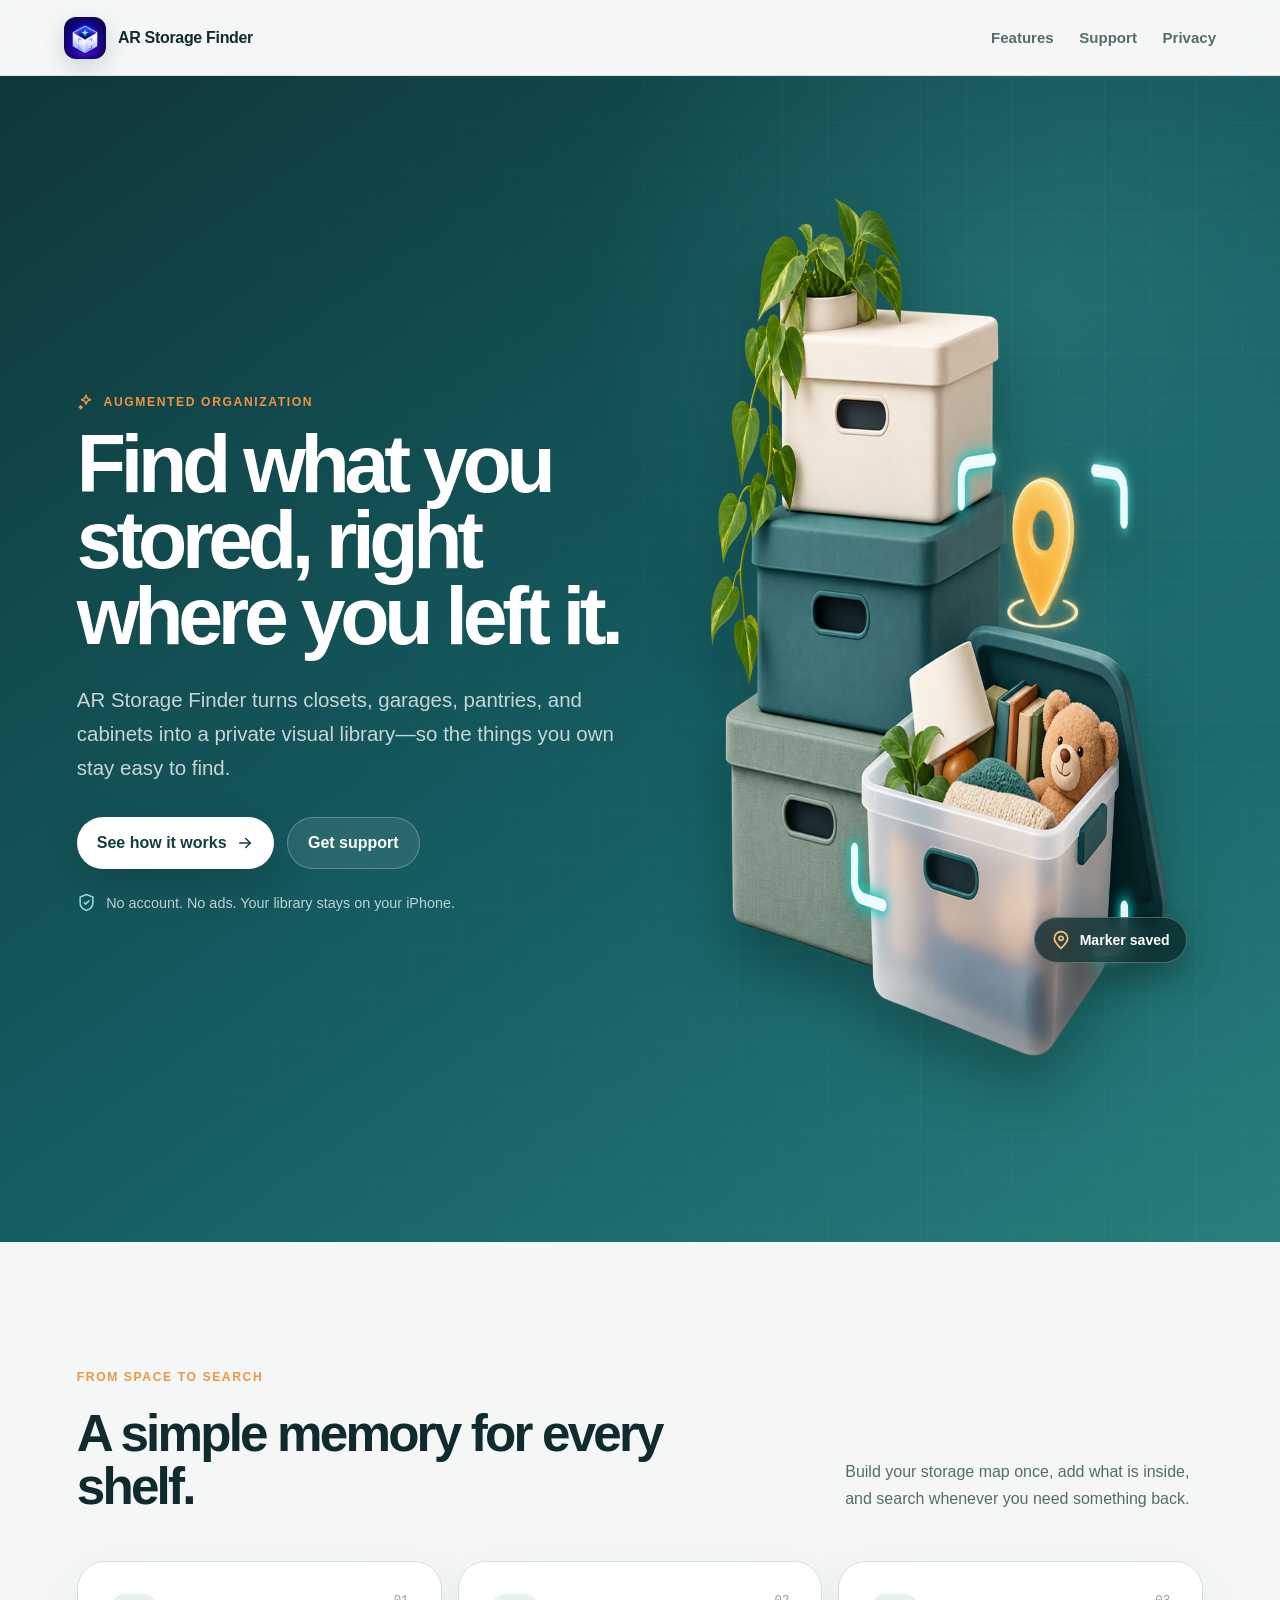
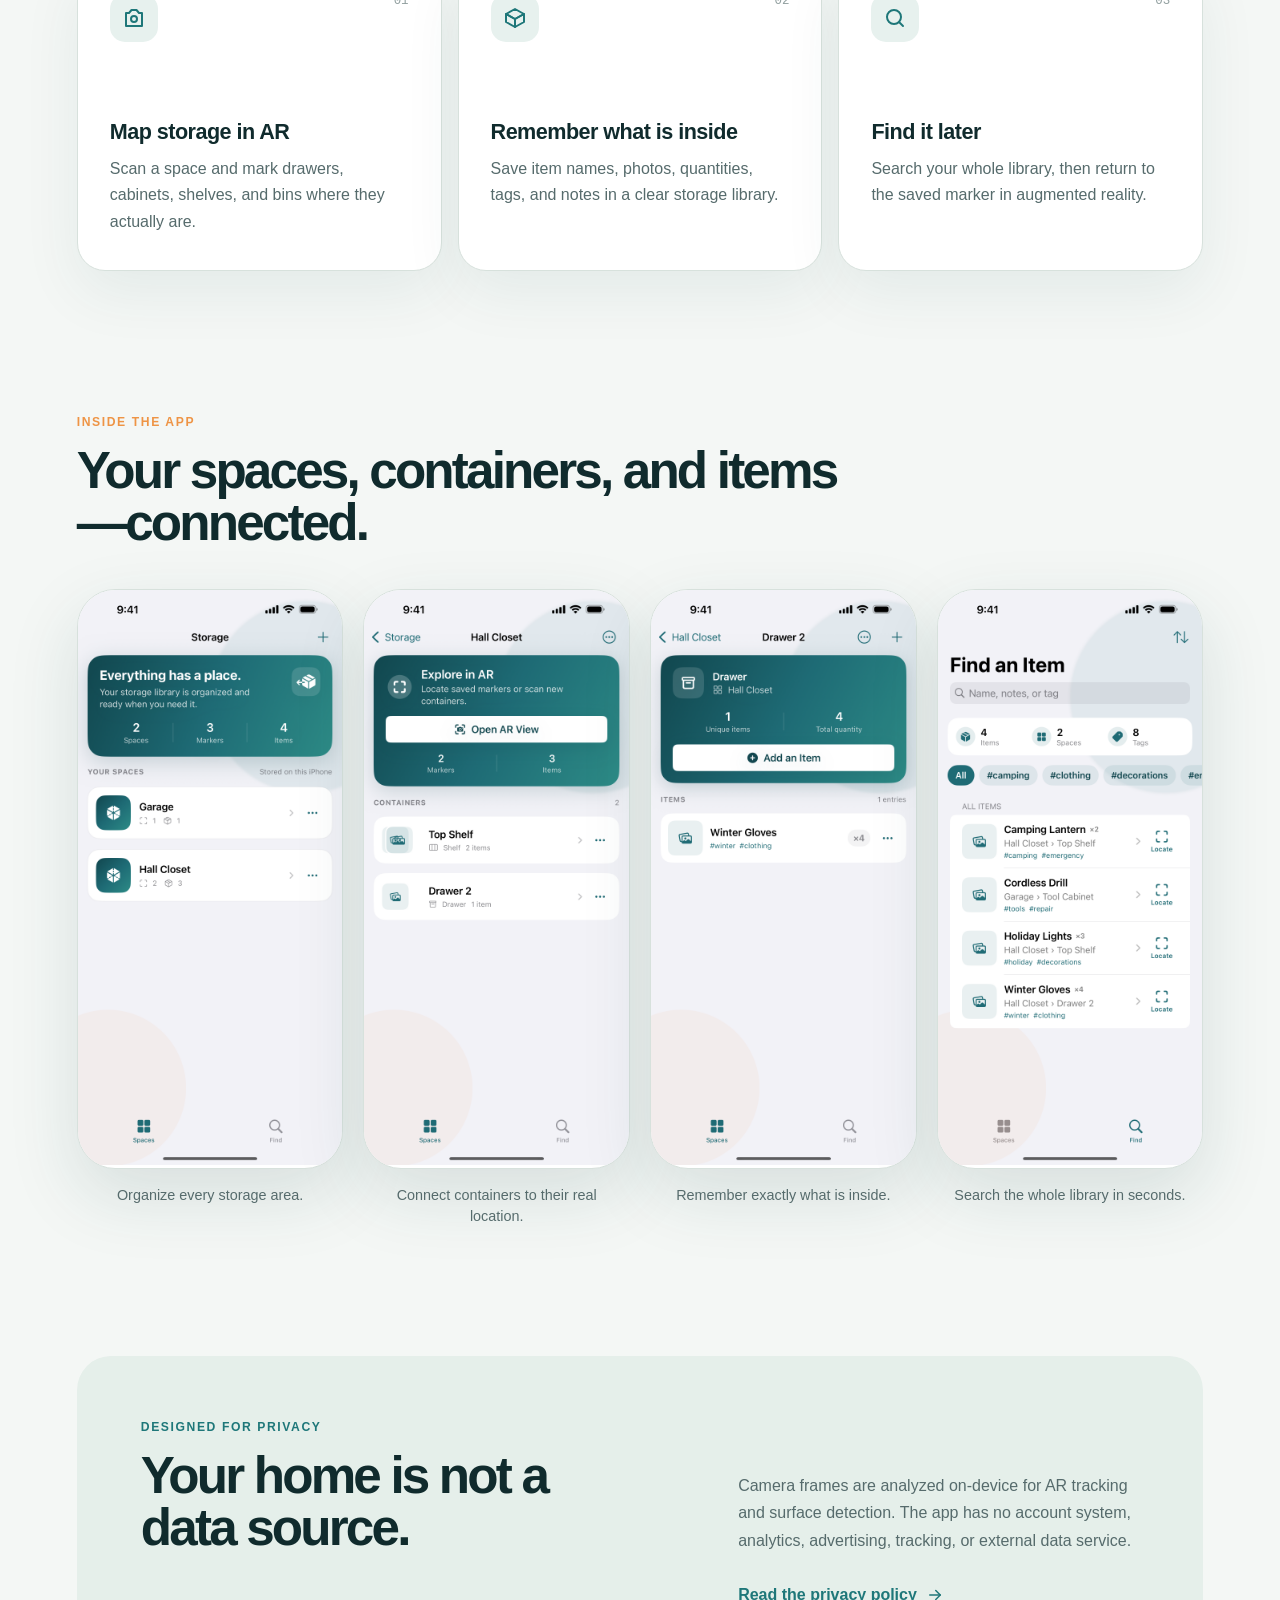
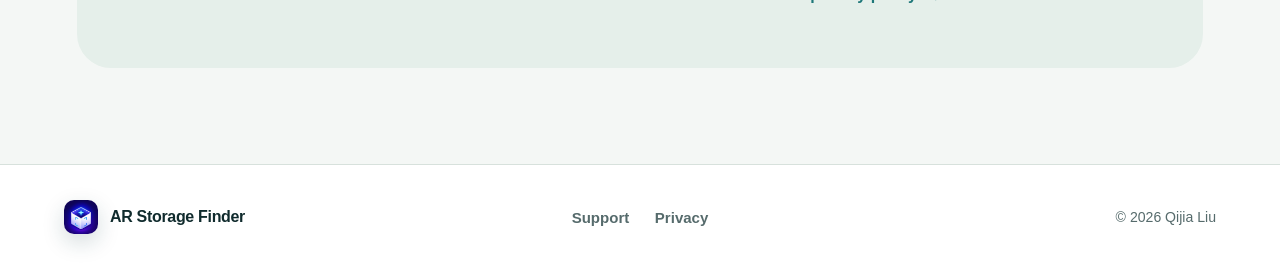
<file: index.html>
<!doctype html>
<html lang="en">
  <head>
    <meta charset="utf-8">
    <meta name="viewport" content="width=device-width, initial-scale=1">
    <meta name="theme-color" content="#123f42">
    <meta name="description" content="Organize closets, drawers, shelves, and bins with private, on-device augmented reality.">
    <meta property="og:type" content="website">
    <meta property="og:title" content="AR Storage Finder">
    <meta property="og:description" content="Find what you stored, right where you left it.">
    <meta property="og:image" content="assets/og.png">
    <meta name="twitter:card" content="summary_large_image">
    <meta name="twitter:title" content="AR Storage Finder">
    <meta name="twitter:description" content="Find what you stored, right where you left it.">
    <meta name="twitter:image" content="assets/og.png">
    <title>AR Storage Finder</title>
    <link rel="icon" href="assets/favicon.svg" type="image/svg+xml">
    <link rel="apple-touch-icon" href="assets/app-icon.png">
    <link rel="stylesheet" href="assets/site.css">
  </head>
  <body>
    <a class="skip-link" href="#main-content">Skip to content</a>

    <nav class="site-nav" aria-label="Primary navigation">
      <a class="brand" href="./" aria-label="AR Storage Finder home" aria-current="page">
        <img src="assets/app-icon.png" alt="" width="42" height="42">
        <span>AR Storage Finder</span>
      </a>
      <div class="nav-links">
        <a href="#features">Features</a>
        <a href="support.html">Support</a>
        <a href="privacy.html">Privacy</a>
      </div>
    </nav>

    <main id="main-content">
      <section class="hero" id="top">
        <div class="hero-copy">
          <p class="eyebrow">
            <svg aria-hidden="true" viewBox="0 0 24 24" fill="none" stroke="currentColor" stroke-width="2" stroke-linecap="round" stroke-linejoin="round"><path d="m12 3-1.8 4.2L6 9l4.2 1.8L12 15l1.8-4.2L18 9l-4.2-1.8Z"/><path d="m5 17-.7 1.3L3 19l1.3.7L5 21l.7-1.3L7 19l-1.3-.7Z"/></svg>
            Augmented organization
          </p>
          <h1>Find what you stored, right where you left it.</h1>
          <p class="hero-lede">
            AR Storage Finder turns closets, garages, pantries, and cabinets into
            a private visual library—so the things you own stay easy to find.
          </p>
          <div class="hero-actions">
            <a class="primary-action" href="#features">
              See how it works
              <svg aria-hidden="true" viewBox="0 0 24 24" fill="none" stroke="currentColor" stroke-width="2" stroke-linecap="round" stroke-linejoin="round"><path d="M5 12h14"/><path d="m13 6 6 6-6 6"/></svg>
            </a>
            <a class="secondary-action" href="support.html">Get support</a>
          </div>
          <div class="privacy-note">
            <svg aria-hidden="true" viewBox="0 0 24 24" fill="none" stroke="currentColor" stroke-width="2" stroke-linecap="round" stroke-linejoin="round"><path d="M20 13c0 5-3.5 7.5-8 9-4.5-1.5-8-4-8-9V5l8-3 8 3Z"/><path d="m9 12 2 2 4-4"/></svg>
            <span>No account. No ads. Your library stays on your iPhone.</span>
          </div>
        </div>

        <div class="hero-art" aria-label="Organized storage boxes with augmented-reality markers">
          <div class="hero-glow"></div>
          <img src="assets/welcome-hero.png" alt="Organized storage boxes with glowing augmented-reality markers" width="916" height="1000">
          <div class="location-chip">
            <svg aria-hidden="true" viewBox="0 0 24 24" fill="none" stroke="currentColor" stroke-width="2" stroke-linecap="round" stroke-linejoin="round"><path d="M20 10c0 5-8 12-8 12S4 15 4 10a8 8 0 1 1 16 0Z"/><circle cx="12" cy="10" r="2.5"/></svg>
            Marker saved
          </div>
        </div>
      </section>

      <section class="feature-section" id="features">
        <div class="section-heading">
          <p class="eyebrow">From space to search</p>
          <h2>A simple memory for every shelf.</h2>
          <p>
            Build your storage map once, add what is inside, and search whenever
            you need something back.
          </p>
        </div>

        <div class="feature-grid">
          <article class="feature-card">
            <div class="feature-number">01</div>
            <svg aria-hidden="true" viewBox="0 0 24 24" fill="none" stroke="currentColor" stroke-width="2" stroke-linecap="round" stroke-linejoin="round"><path d="M14.5 4h-5L7 7H4v13h16V7h-3Z"/><circle cx="12" cy="13" r="3"/></svg>
            <h3>Map storage in AR</h3>
            <p>Scan a space and mark drawers, cabinets, shelves, and bins where they actually are.</p>
          </article>
          <article class="feature-card">
            <div class="feature-number">02</div>
            <svg aria-hidden="true" viewBox="0 0 24 24" fill="none" stroke="currentColor" stroke-width="2" stroke-linecap="round" stroke-linejoin="round"><path d="m21 8-9 5-9-5 9-5 9 5Z"/><path d="m3 8 9 5 9-5v8l-9 5-9-5Z"/><path d="M12 13v8"/></svg>
            <h3>Remember what is inside</h3>
            <p>Save item names, photos, quantities, tags, and notes in a clear storage library.</p>
          </article>
          <article class="feature-card">
            <div class="feature-number">03</div>
            <svg aria-hidden="true" viewBox="0 0 24 24" fill="none" stroke="currentColor" stroke-width="2" stroke-linecap="round" stroke-linejoin="round"><circle cx="11" cy="11" r="7"/><path d="m20 20-4-4"/></svg>
            <h3>Find it later</h3>
            <p>Search your whole library, then return to the saved marker in augmented reality.</p>
          </article>
        </div>
      </section>

      <section class="gallery-section" aria-labelledby="gallery-title">
        <div class="gallery-heading">
          <p class="eyebrow">Inside the app</p>
          <h2>Your spaces, containers, and items—connected.</h2>
        </div>
        <div class="screenshot-grid">
          <figure class="screenshot-card">
            <img src="assets/screenshots/01-spaces.png" alt="AR Storage Finder Spaces screen with Garage and Hall Closet" width="1320" height="2868" loading="lazy">
            <figcaption>Organize every storage area.</figcaption>
          </figure>
          <figure class="screenshot-card">
            <img src="assets/screenshots/02-storage-area.png" alt="Hall Closet screen with AR controls and saved containers" width="1320" height="2868" loading="lazy">
            <figcaption>Connect containers to their real location.</figcaption>
          </figure>
          <figure class="screenshot-card">
            <img src="assets/screenshots/03-container-items.png" alt="Drawer screen showing stored winter gloves" width="1320" height="2868" loading="lazy">
            <figcaption>Remember exactly what is inside.</figcaption>
          </figure>
          <figure class="screenshot-card">
            <img src="assets/screenshots/04-find-items.png" alt="Find screen listing stored items and their locations" width="1320" height="2868" loading="lazy">
            <figcaption>Search the whole library in seconds.</figcaption>
          </figure>
        </div>
      </section>

      <section class="trust-section">
        <div>
          <p class="eyebrow">Designed for privacy</p>
          <h2>Your home is not a data source.</h2>
        </div>
        <p>
          Camera frames are analyzed on-device for AR tracking and surface
          detection. The app has no account system, analytics, advertising,
          tracking, or external data service.
        </p>
        <a href="privacy.html">
          Read the privacy policy
          <svg aria-hidden="true" viewBox="0 0 24 24" fill="none" stroke="currentColor" stroke-width="2" stroke-linecap="round" stroke-linejoin="round"><path d="M5 12h14"/><path d="m13 6 6 6-6 6"/></svg>
        </a>
      </section>
    </main>

    <footer>
      <div class="brand footer-brand">
        <img src="assets/app-icon.png" alt="" width="34" height="34">
        <span>AR Storage Finder</span>
      </div>
      <div class="footer-links">
        <a href="support.html">Support</a>
        <a href="privacy.html">Privacy</a>
      </div>
      <p>© 2026 Qijia Liu</p>
    </footer>
  </body>
</html>
</file>
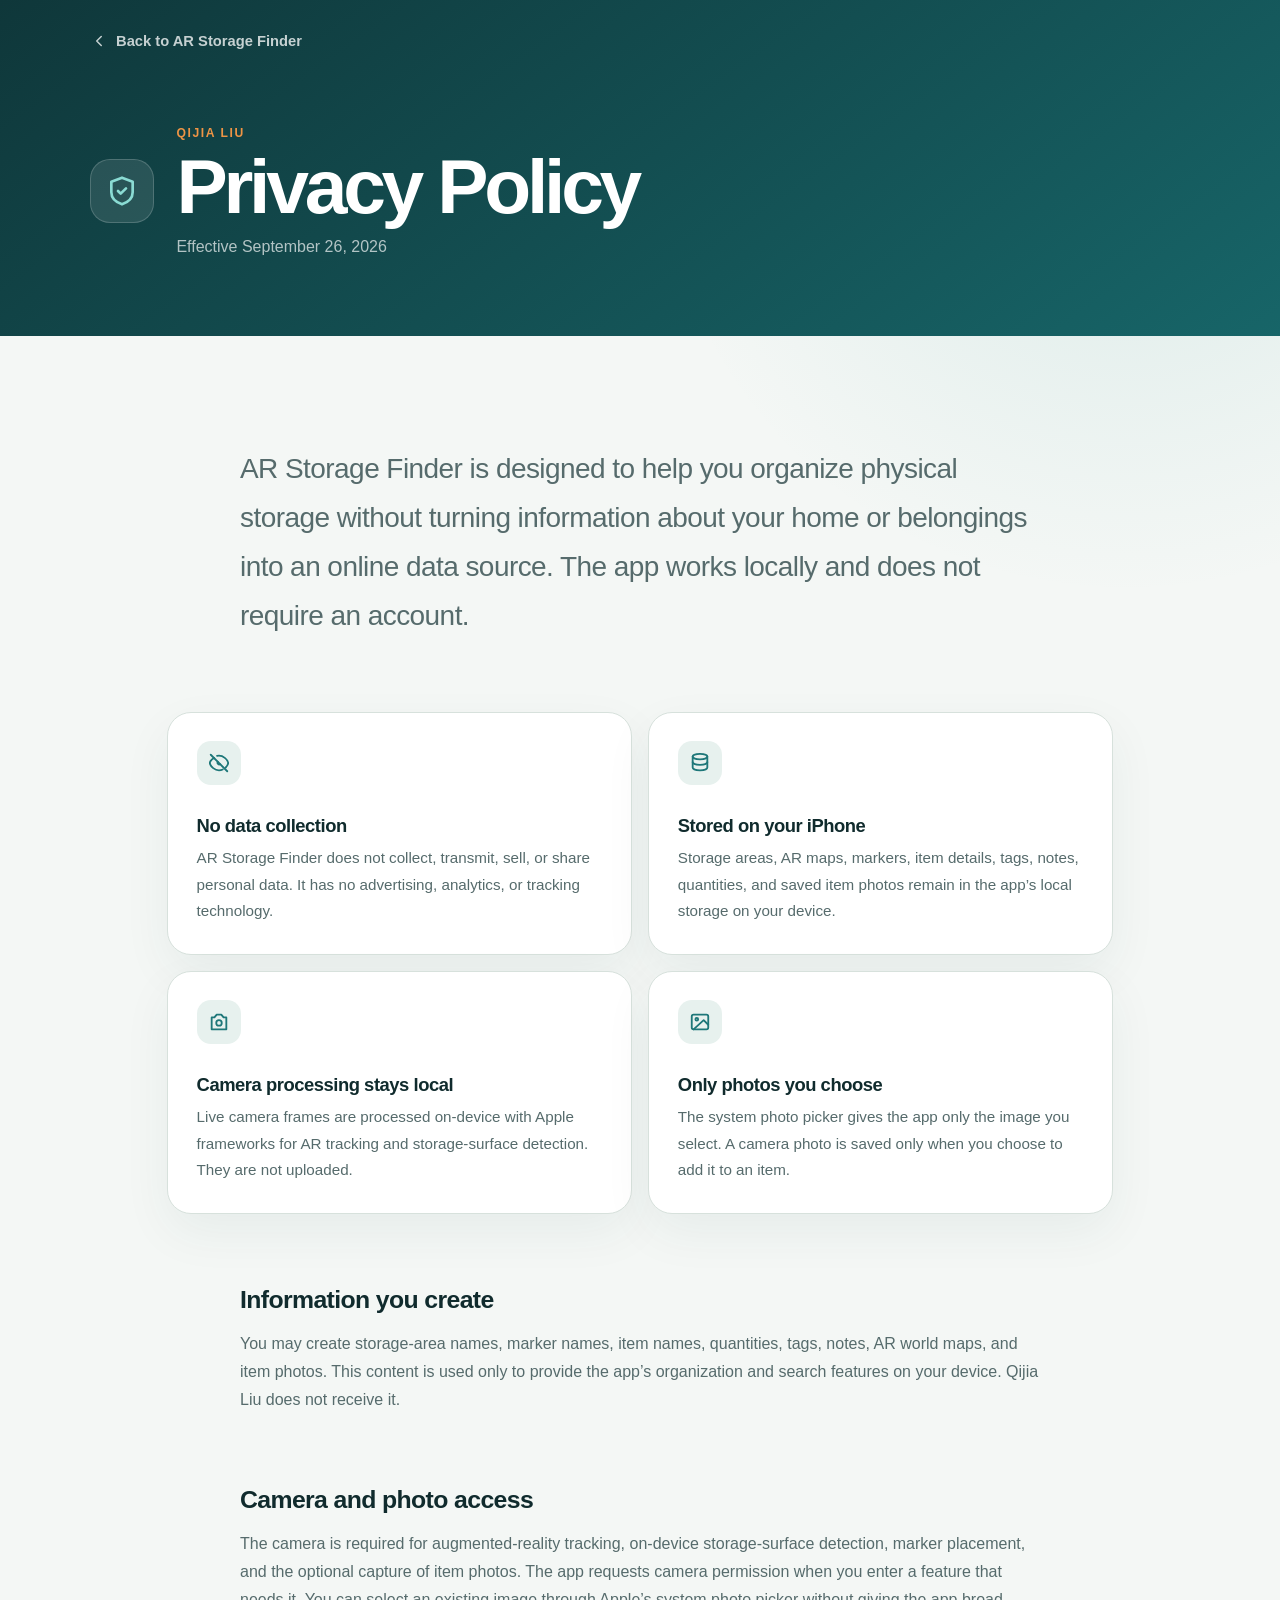
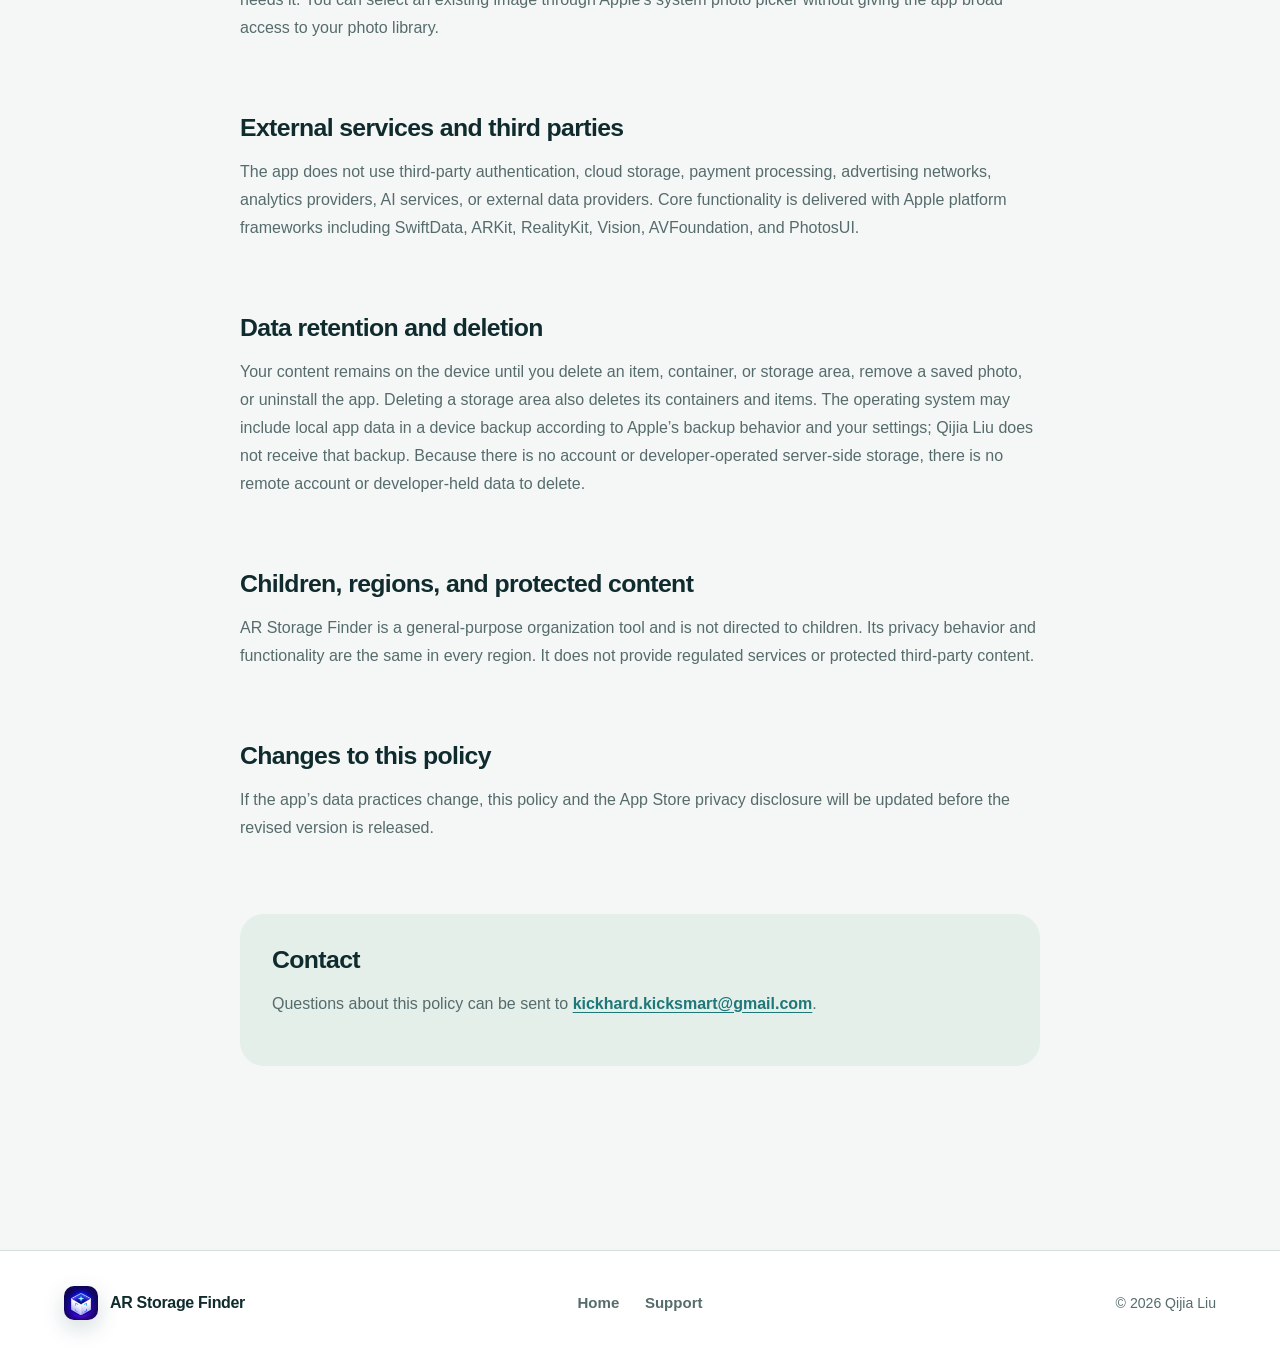
<file: privacy/index.html>
<!doctype html>
<html lang="en">
  <head>
    <meta charset="utf-8">
    <meta name="viewport" content="width=device-width, initial-scale=1">
    <meta http-equiv="refresh" content="0; url=../privacy.html">
    <meta name="robots" content="noindex">
    <title>Privacy Policy · AR Storage Finder</title>
    <link rel="canonical" href="../privacy.html">
  </head>
  <body>
    <p><a href="../privacy.html">Continue to the AR Storage Finder Privacy Policy</a></p>
  </body>
</html>
</file>
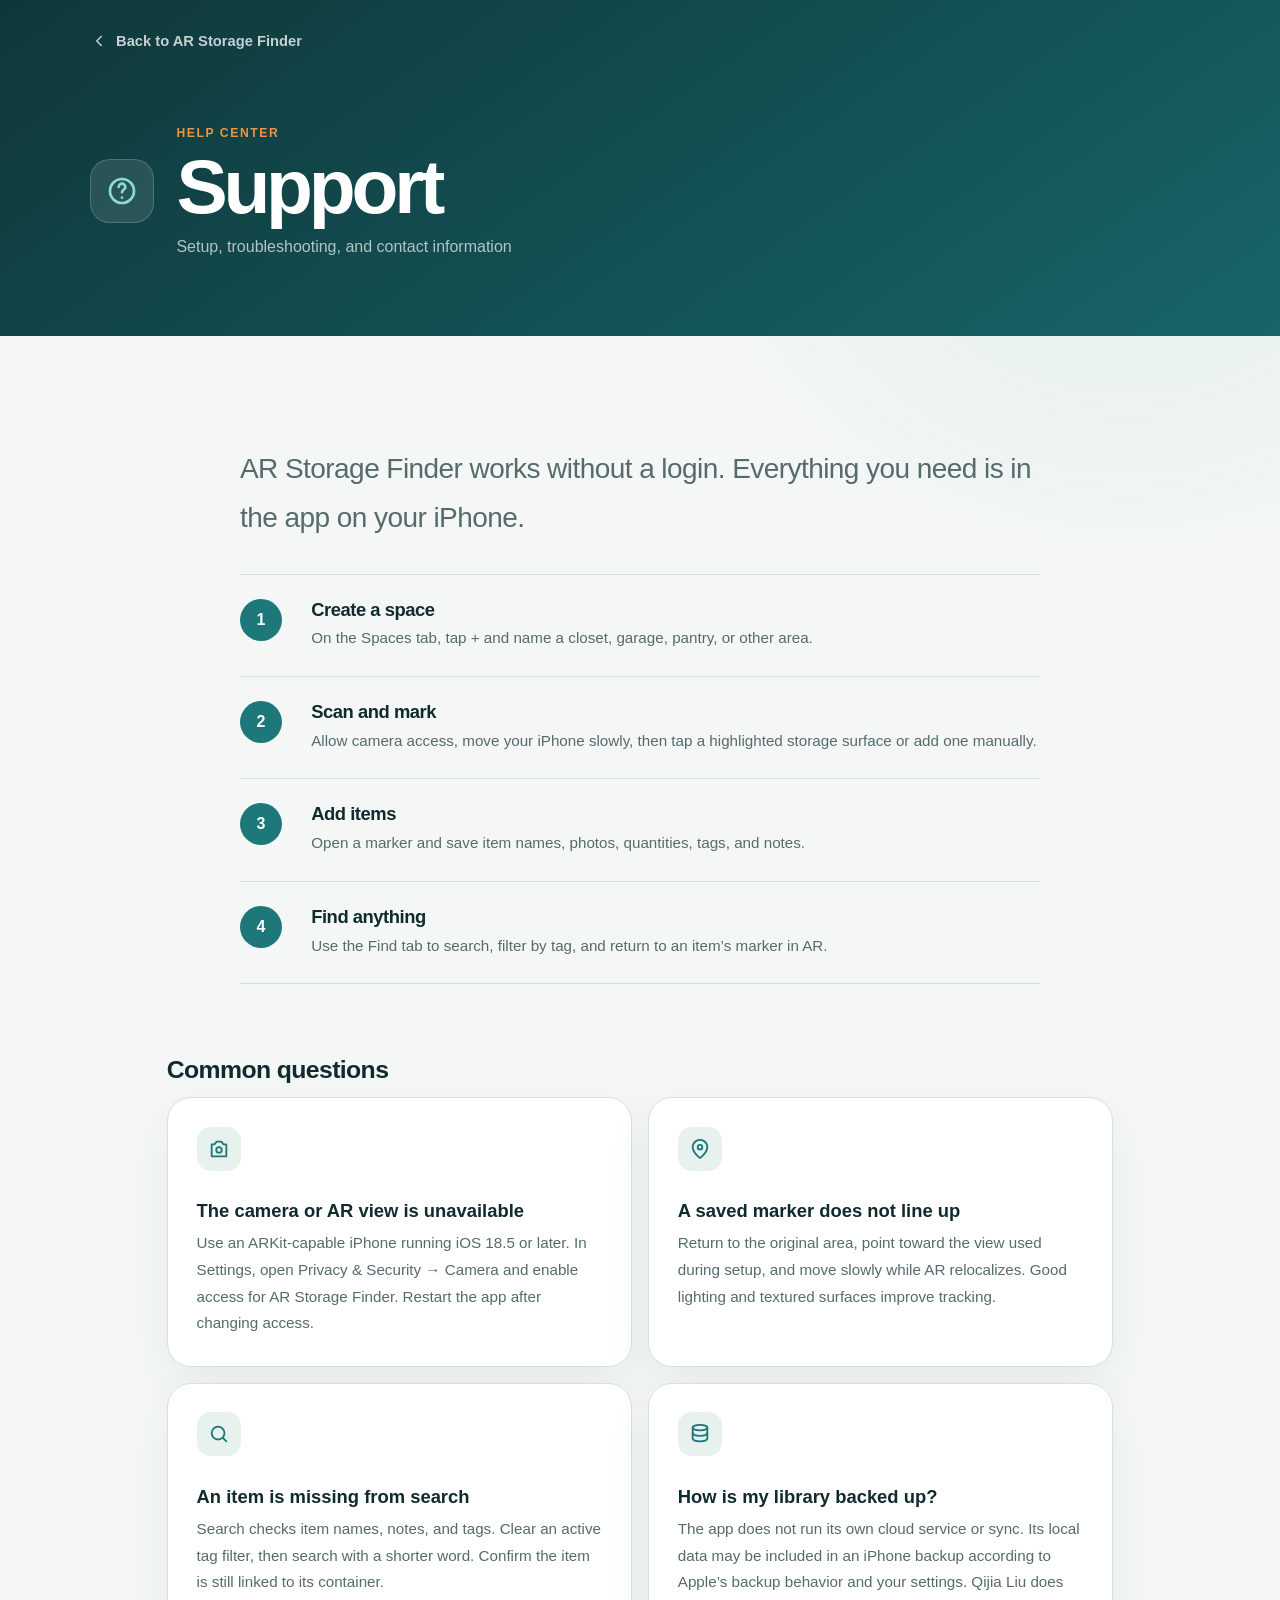
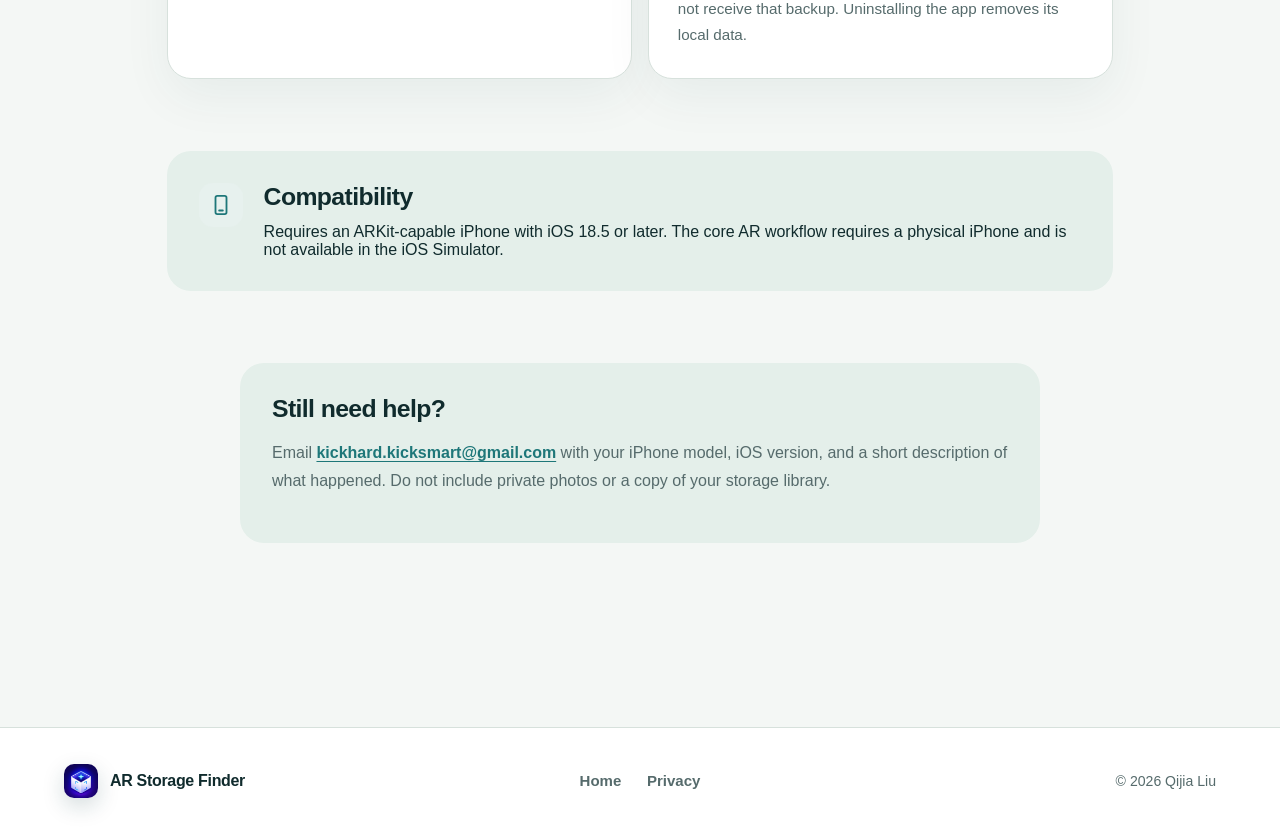
<file: support/index.html>
<!doctype html>
<html lang="en">
  <head>
    <meta charset="utf-8">
    <meta name="viewport" content="width=device-width, initial-scale=1">
    <meta http-equiv="refresh" content="0; url=../support.html">
    <meta name="robots" content="noindex">
    <title>Support · AR Storage Finder</title>
    <link rel="canonical" href="../support.html">
  </head>
  <body>
    <p><a href="../support.html">Continue to AR Storage Finder Support</a></p>
  </body>
</html>
</file>
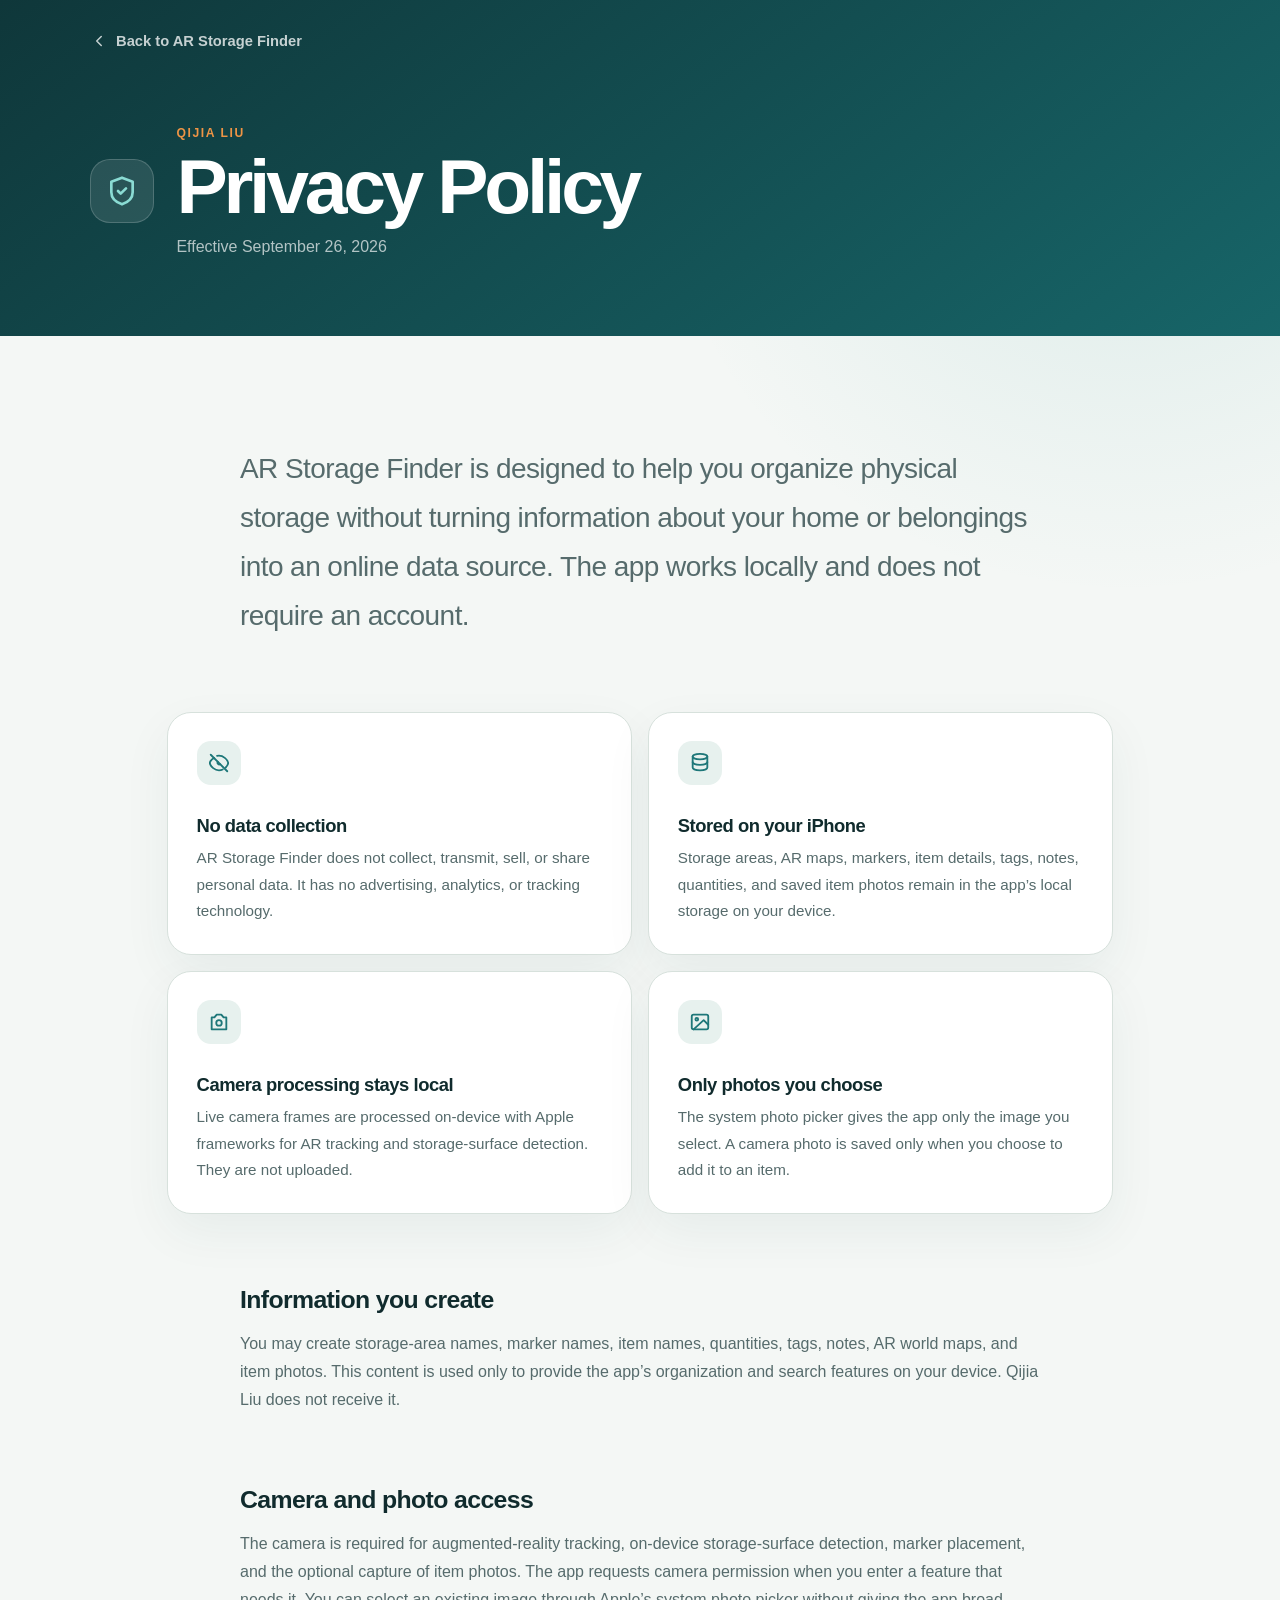
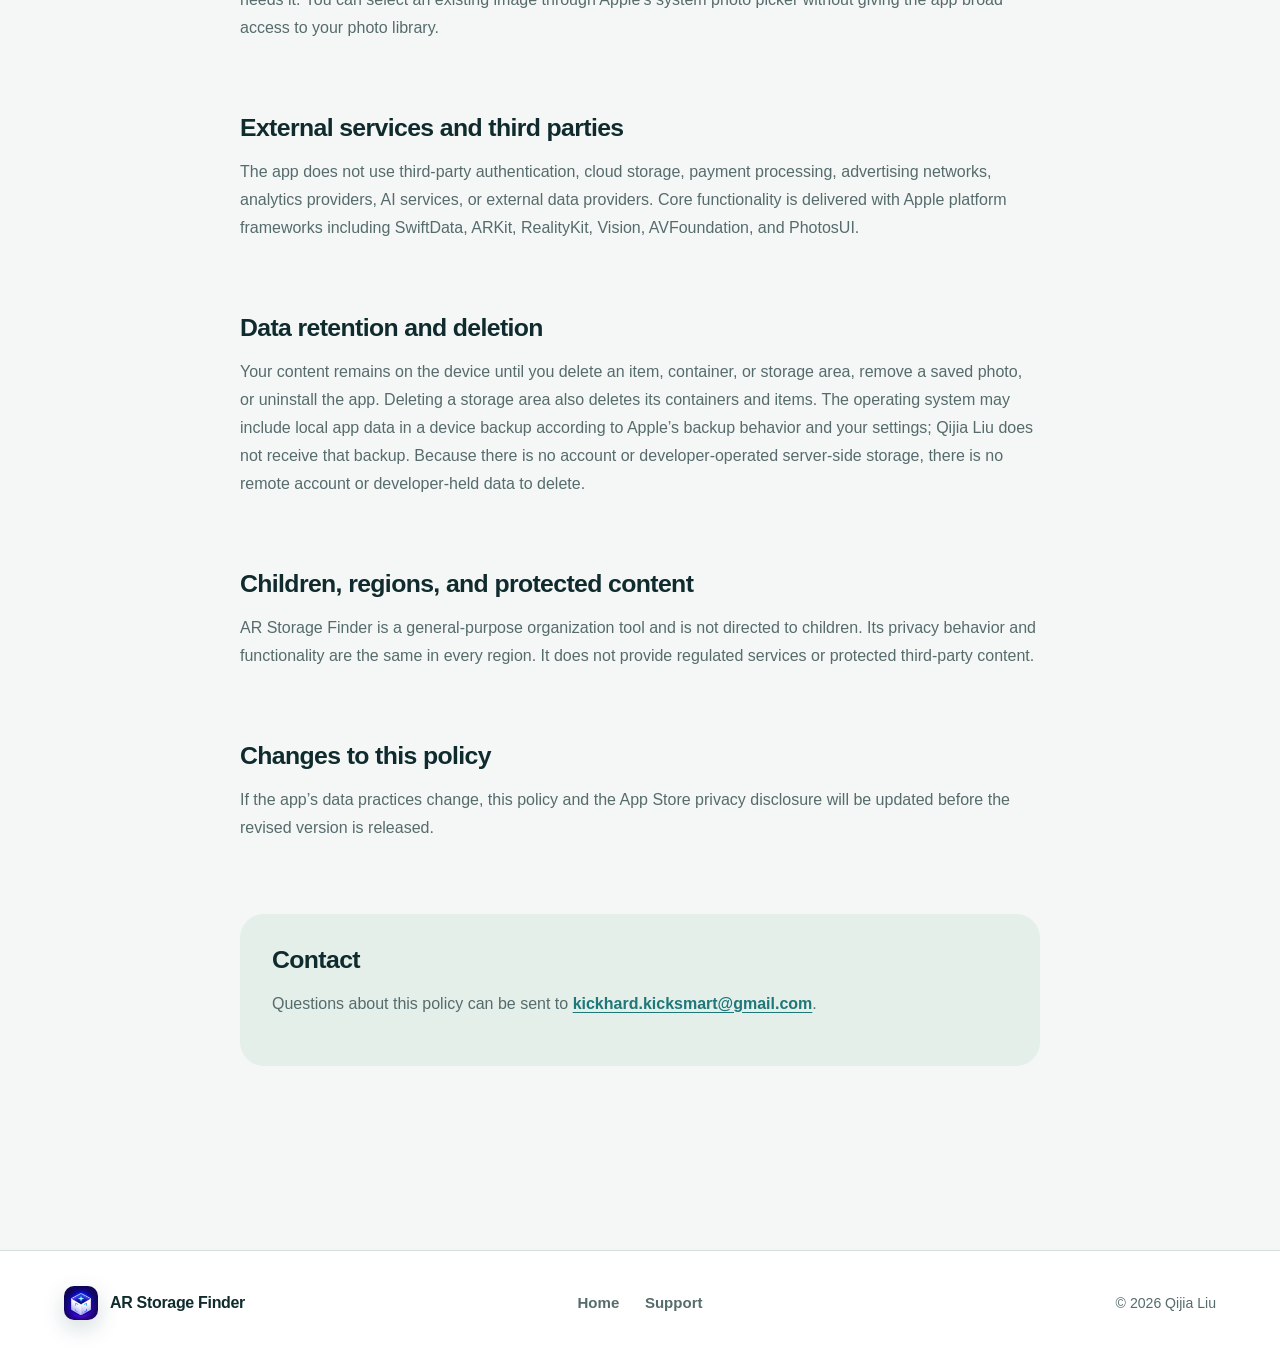
<file: privacy.html>
<!doctype html>
<html lang="en">
  <head>
    <meta charset="utf-8">
    <meta name="viewport" content="width=device-width, initial-scale=1">
    <meta name="theme-color" content="#123f42">
    <meta name="description" content="Privacy policy for AR Storage Finder by Qijia Liu.">
    <meta property="og:title" content="Privacy Policy · AR Storage Finder">
    <meta property="og:description" content="AR Storage Finder keeps your storage library private and on your iPhone.">
    <meta property="og:image" content="assets/og.png">
    <title>Privacy Policy · AR Storage Finder</title>
    <link rel="icon" href="assets/favicon.svg" type="image/svg+xml">
    <link rel="apple-touch-icon" href="assets/app-icon.png">
    <link rel="stylesheet" href="assets/site.css">
  </head>
  <body>
    <a class="skip-link" href="#main-content">Skip to content</a>

    <main class="document-page" id="main-content">
      <header class="document-header">
        <a href="index.html" class="back-link">
          <svg aria-hidden="true" viewBox="0 0 24 24" fill="none" stroke="currentColor" stroke-width="2" stroke-linecap="round" stroke-linejoin="round"><path d="m15 18-6-6 6-6"/></svg>
          Back to AR Storage Finder
        </a>
        <div class="document-title">
          <svg aria-hidden="true" viewBox="0 0 24 24" fill="none" stroke="currentColor" stroke-width="2" stroke-linecap="round" stroke-linejoin="round"><path d="M20 13c0 5-3.5 7.5-8 9-4.5-1.5-8-4-8-9V5l8-3 8 3Z"/><path d="m9 12 2 2 4-4"/></svg>
          <div>
            <p class="eyebrow">Qijia Liu</p>
            <h1>Privacy Policy</h1>
            <p>Effective September 26, 2026</p>
          </div>
        </div>
      </header>

      <article class="document-content">
        <section class="policy-intro">
          <p>AR Storage Finder is designed to help you organize physical storage without turning information about your home or belongings into an online data source. The app works locally and does not require an account.</p>
        </section>

        <section class="practice-grid" aria-label="Privacy summary">
          <div class="practice-card">
            <svg aria-hidden="true" viewBox="0 0 24 24" fill="none" stroke="currentColor" stroke-width="2" stroke-linecap="round" stroke-linejoin="round"><path d="m3 3 18 18"/><path d="M10.6 10.7a2 2 0 0 0 2.7 2.7"/><path d="M9.9 4.2A10.7 10.7 0 0 1 12 4c5 0 8.7 4.3 9.5 6.2a4 4 0 0 1 0 3.6 12 12 0 0 1-2.2 3.1"/><path d="M6.6 6.6A12.8 12.8 0 0 0 2.5 10.2a4 4 0 0 0 0 3.6C3.3 15.7 7 20 12 20a10 10 0 0 0 4.1-.9"/></svg>
            <h2>No data collection</h2>
            <p>AR Storage Finder does not collect, transmit, sell, or share personal data. It has no advertising, analytics, or tracking technology.</p>
          </div>
          <div class="practice-card">
            <svg aria-hidden="true" viewBox="0 0 24 24" fill="none" stroke="currentColor" stroke-width="2" stroke-linecap="round" stroke-linejoin="round"><ellipse cx="12" cy="5" rx="8" ry="3"/><path d="M4 5v6c0 1.7 3.6 3 8 3s8-1.3 8-3V5"/><path d="M4 11v6c0 1.7 3.6 3 8 3s8-1.3 8-3v-6"/></svg>
            <h2>Stored on your iPhone</h2>
            <p>Storage areas, AR maps, markers, item details, tags, notes, quantities, and saved item photos remain in the app’s local storage on your device.</p>
          </div>
          <div class="practice-card">
            <svg aria-hidden="true" viewBox="0 0 24 24" fill="none" stroke="currentColor" stroke-width="2" stroke-linecap="round" stroke-linejoin="round"><path d="M14.5 4h-5L7 7H4v13h16V7h-3Z"/><circle cx="12" cy="13" r="3"/></svg>
            <h2>Camera processing stays local</h2>
            <p>Live camera frames are processed on-device with Apple frameworks for AR tracking and storage-surface detection. They are not uploaded.</p>
          </div>
          <div class="practice-card">
            <svg aria-hidden="true" viewBox="0 0 24 24" fill="none" stroke="currentColor" stroke-width="2" stroke-linecap="round" stroke-linejoin="round"><rect x="3" y="4" width="18" height="16" rx="2"/><circle cx="8.5" cy="9" r="1.5"/><path d="m21 15-5-5L5 20"/></svg>
            <h2>Only photos you choose</h2>
            <p>The system photo picker gives the app only the image you select. A camera photo is saved only when you choose to add it to an item.</p>
          </div>
        </section>

        <section>
          <h2>Information you create</h2>
          <p>You may create storage-area names, marker names, item names, quantities, tags, notes, AR world maps, and item photos. This content is used only to provide the app’s organization and search features on your device. Qijia Liu does not receive it.</p>
        </section>

        <section>
          <h2>Camera and photo access</h2>
          <p>The camera is required for augmented-reality tracking, on-device storage-surface detection, marker placement, and the optional capture of item photos. The app requests camera permission when you enter a feature that needs it. You can select an existing image through Apple’s system photo picker without giving the app broad access to your photo library.</p>
        </section>

        <section>
          <h2>External services and third parties</h2>
          <p>The app does not use third-party authentication, cloud storage, payment processing, advertising networks, analytics providers, AI services, or external data providers. Core functionality is delivered with Apple platform frameworks including SwiftData, ARKit, RealityKit, Vision, AVFoundation, and PhotosUI.</p>
        </section>

        <section>
          <h2>Data retention and deletion</h2>
          <p>Your content remains on the device until you delete an item, container, or storage area, remove a saved photo, or uninstall the app. Deleting a storage area also deletes its containers and items. The operating system may include local app data in a device backup according to Apple’s backup behavior and your settings; Qijia Liu does not receive that backup. Because there is no account or developer-operated server-side storage, there is no remote account or developer-held data to delete.</p>
        </section>

        <section>
          <h2>Children, regions, and protected content</h2>
          <p>AR Storage Finder is a general-purpose organization tool and is not directed to children. Its privacy behavior and functionality are the same in every region. It does not provide regulated services or protected third-party content.</p>
        </section>

        <section>
          <h2>Changes to this policy</h2>
          <p>If the app’s data practices change, this policy and the App Store privacy disclosure will be updated before the revised version is released.</p>
        </section>

        <section class="contact-panel">
          <h2>Contact</h2>
          <p>Questions about this policy can be sent to <a href="mailto:kickhard.kicksmart@gmail.com">kickhard.kicksmart@gmail.com</a>.</p>
        </section>
      </article>
    </main>

    <footer>
      <div class="brand footer-brand">
        <img src="assets/app-icon.png" alt="" width="34" height="34">
        <span>AR Storage Finder</span>
      </div>
      <div class="footer-links">
        <a href="index.html">Home</a>
        <a href="support.html">Support</a>
      </div>
      <p>© 2026 Qijia Liu</p>
    </footer>
  </body>
</html>
</file>
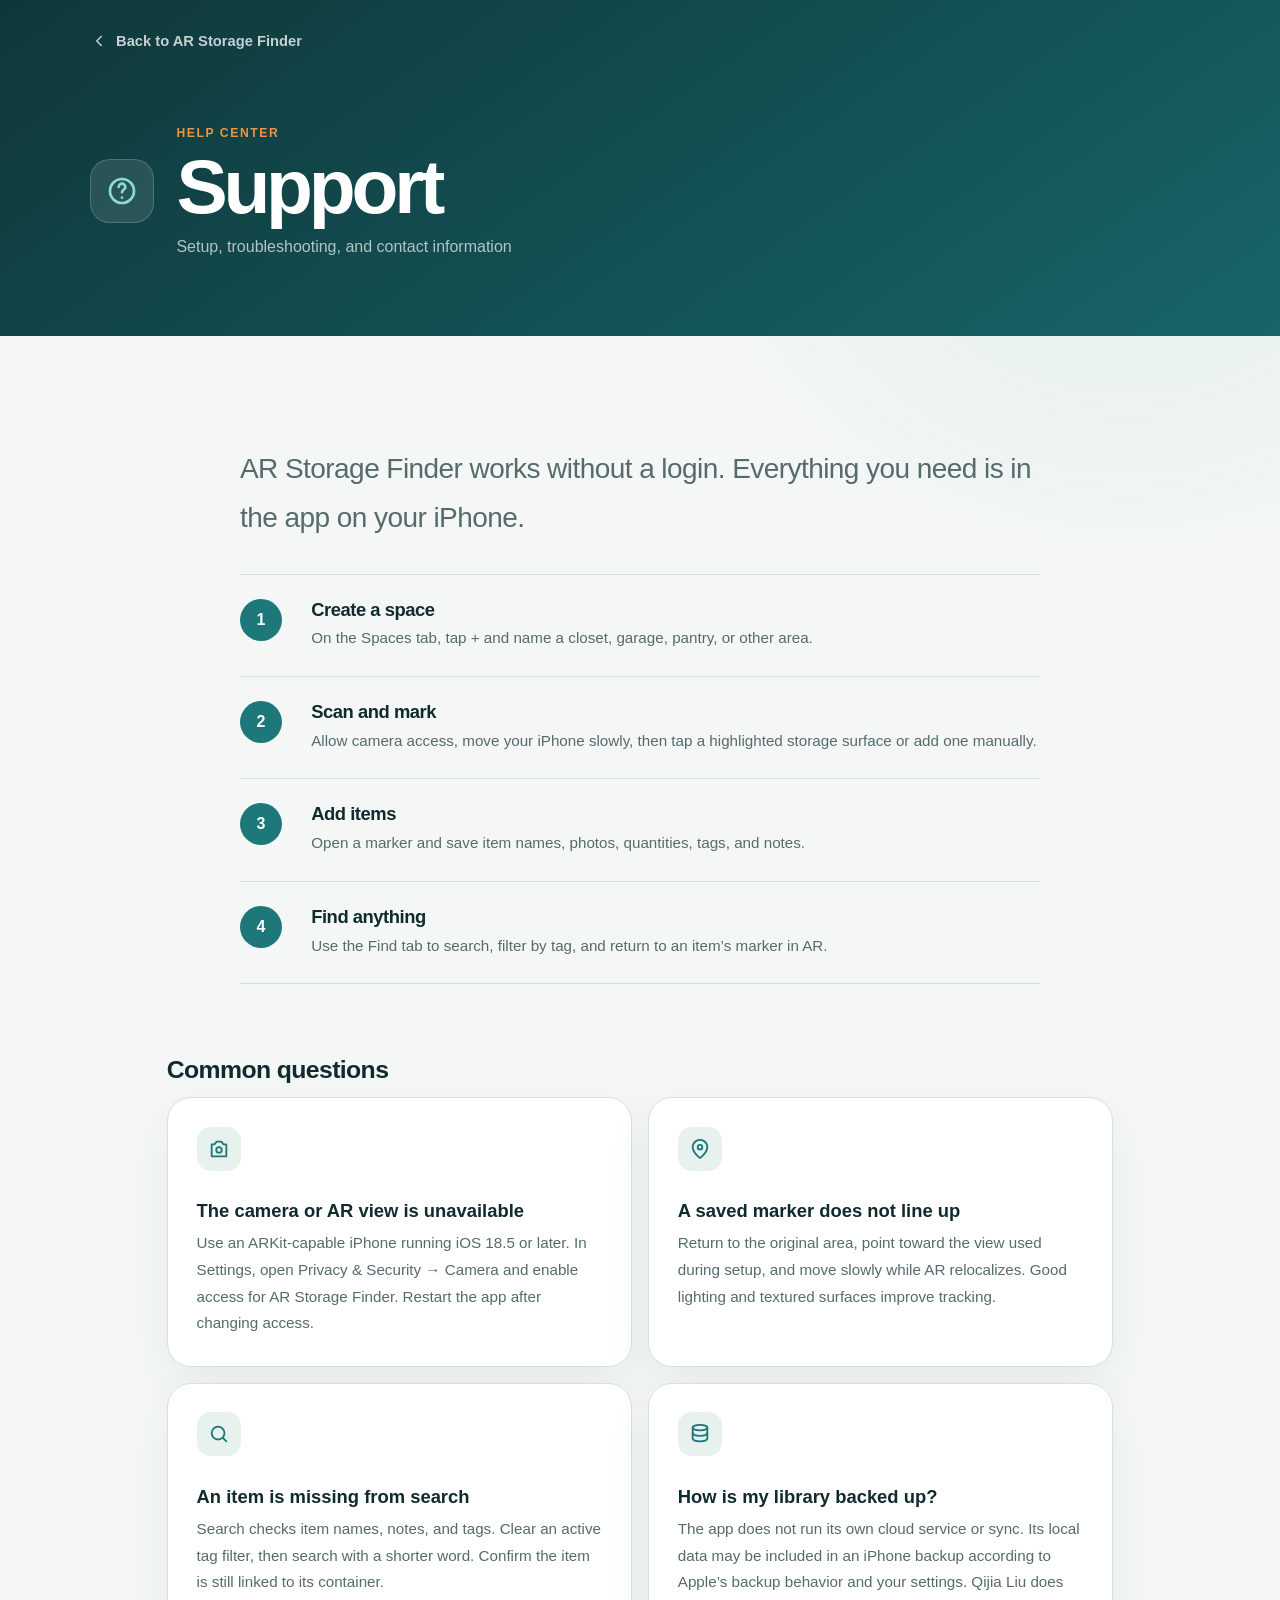
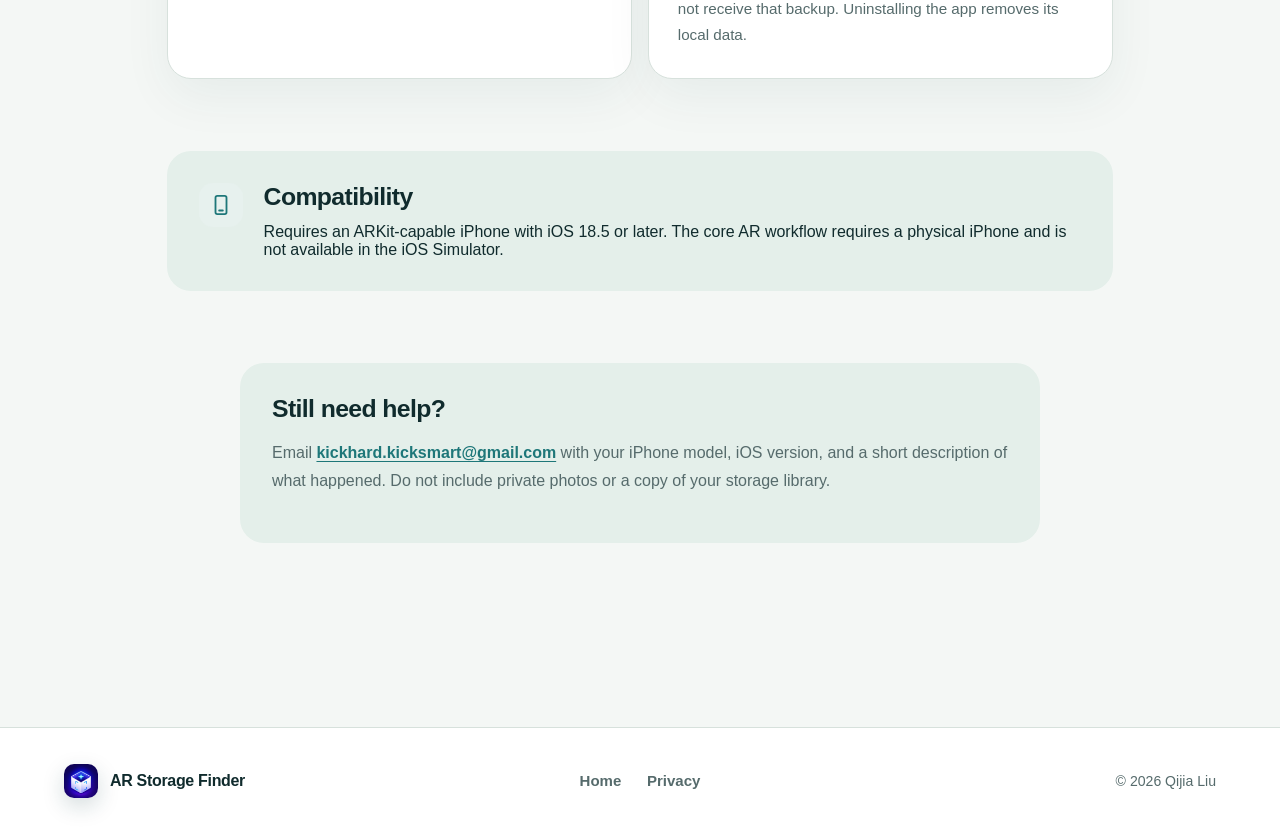
<file: support.html>
<!doctype html>
<html lang="en">
  <head>
    <meta charset="utf-8">
    <meta name="viewport" content="width=device-width, initial-scale=1">
    <meta name="theme-color" content="#123f42">
    <meta name="description" content="Setup instructions, troubleshooting, and contact information for AR Storage Finder.">
    <meta property="og:title" content="Support · AR Storage Finder">
    <meta property="og:description" content="Setup instructions and help for AR Storage Finder.">
    <meta property="og:image" content="assets/og.png">
    <title>Support · AR Storage Finder</title>
    <link rel="icon" href="assets/favicon.svg" type="image/svg+xml">
    <link rel="apple-touch-icon" href="assets/app-icon.png">
    <link rel="stylesheet" href="assets/site.css">
  </head>
  <body>
    <a class="skip-link" href="#main-content">Skip to content</a>

    <main class="document-page" id="main-content">
      <header class="document-header support-header">
        <a href="index.html" class="back-link">
          <svg aria-hidden="true" viewBox="0 0 24 24" fill="none" stroke="currentColor" stroke-width="2" stroke-linecap="round" stroke-linejoin="round"><path d="m15 18-6-6 6-6"/></svg>
          Back to AR Storage Finder
        </a>
        <div class="document-title">
          <svg aria-hidden="true" viewBox="0 0 24 24" fill="none" stroke="currentColor" stroke-width="2" stroke-linecap="round" stroke-linejoin="round"><circle cx="12" cy="12" r="9"/><path d="M9.5 9a2.5 2.5 0 0 1 5 0c0 2-2.5 2-2.5 4"/><path d="M12 17h.01"/></svg>
          <div>
            <p class="eyebrow">Help center</p>
            <h1>Support</h1>
            <p>Setup, troubleshooting, and contact information</p>
          </div>
        </div>
      </header>

      <article class="document-content">
        <section>
          <p class="large-copy">
            AR Storage Finder works without a login. Everything you need is in the
            app on your iPhone.
          </p>
          <div class="step-list">
            <div class="support-step">
              <span>1</span>
              <div><h2>Create a space</h2><p>On the Spaces tab, tap + and name a closet, garage, pantry, or other area.</p></div>
            </div>
            <div class="support-step">
              <span>2</span>
              <div><h2>Scan and mark</h2><p>Allow camera access, move your iPhone slowly, then tap a highlighted storage surface or add one manually.</p></div>
            </div>
            <div class="support-step">
              <span>3</span>
              <div><h2>Add items</h2><p>Open a marker and save item names, photos, quantities, tags, and notes.</p></div>
            </div>
            <div class="support-step">
              <span>4</span>
              <div><h2>Find anything</h2><p>Use the Find tab to search, filter by tag, and return to an item’s marker in AR.</p></div>
            </div>
          </div>
        </section>

        <section>
          <h2>Common questions</h2>
          <div class="faq-grid">
            <div class="faq-card">
              <svg aria-hidden="true" viewBox="0 0 24 24" fill="none" stroke="currentColor" stroke-width="2" stroke-linecap="round" stroke-linejoin="round"><path d="M14.5 4h-5L7 7H4v13h16V7h-3Z"/><circle cx="12" cy="13" r="3"/></svg>
              <h3>The camera or AR view is unavailable</h3>
              <p>Use an ARKit-capable iPhone running iOS 18.5 or later. In Settings, open Privacy &amp; Security → Camera and enable access for AR Storage Finder. Restart the app after changing access.</p>
            </div>
            <div class="faq-card">
              <svg aria-hidden="true" viewBox="0 0 24 24" fill="none" stroke="currentColor" stroke-width="2" stroke-linecap="round" stroke-linejoin="round"><path d="M20 10c0 5-8 12-8 12S4 15 4 10a8 8 0 1 1 16 0Z"/><circle cx="12" cy="10" r="2.5"/></svg>
              <h3>A saved marker does not line up</h3>
              <p>Return to the original area, point toward the view used during setup, and move slowly while AR relocalizes. Good lighting and textured surfaces improve tracking.</p>
            </div>
            <div class="faq-card">
              <svg aria-hidden="true" viewBox="0 0 24 24" fill="none" stroke="currentColor" stroke-width="2" stroke-linecap="round" stroke-linejoin="round"><circle cx="11" cy="11" r="7"/><path d="m20 20-4-4"/></svg>
              <h3>An item is missing from search</h3>
              <p>Search checks item names, notes, and tags. Clear an active tag filter, then search with a shorter word. Confirm the item is still linked to its container.</p>
            </div>
            <div class="faq-card">
              <svg aria-hidden="true" viewBox="0 0 24 24" fill="none" stroke="currentColor" stroke-width="2" stroke-linecap="round" stroke-linejoin="round"><ellipse cx="12" cy="5" rx="8" ry="3"/><path d="M4 5v6c0 1.7 3.6 3 8 3s8-1.3 8-3V5"/><path d="M4 11v6c0 1.7 3.6 3 8 3s8-1.3 8-3v-6"/></svg>
              <h3>How is my library backed up?</h3>
              <p>The app does not run its own cloud service or sync. Its local data may be included in an iPhone backup according to Apple’s backup behavior and your settings. Qijia Liu does not receive that backup. Uninstalling the app removes its local data.</p>
            </div>
          </div>
        </section>

        <section class="requirements-panel">
          <svg aria-hidden="true" viewBox="0 0 24 24" fill="none" stroke="currentColor" stroke-width="2" stroke-linecap="round" stroke-linejoin="round"><rect x="6" y="2" width="12" height="20" rx="2"/><path d="M10 18h4"/></svg>
          <div>
            <h2>Compatibility</h2>
            <p>Requires an ARKit-capable iPhone with iOS 18.5 or later. The core AR workflow requires a physical iPhone and is not available in the iOS Simulator.</p>
          </div>
        </section>

        <section class="contact-panel">
          <h2>Still need help?</h2>
          <p>Email <a href="mailto:kickhard.kicksmart@gmail.com">kickhard.kicksmart@gmail.com</a> with your iPhone model, iOS version, and a short description of what happened. Do not include private photos or a copy of your storage library.</p>
        </section>
      </article>
    </main>

    <footer>
      <div class="brand footer-brand">
        <img src="assets/app-icon.png" alt="" width="34" height="34">
        <span>AR Storage Finder</span>
      </div>
      <div class="footer-links">
        <a href="index.html">Home</a>
        <a href="privacy.html">Privacy</a>
      </div>
      <p>© 2026 Qijia Liu</p>
    </footer>
  </body>
</html>
</file>
<file: assets/site.css>
:root {
  --background: #f4f7f5;
  --foreground: #102b2d;
  --card: #ffffff;
  --card-foreground: #102b2d;
  --primary: #1e7779;
  --primary-foreground: #ffffff;
  --secondary: #e7f1ee;
  --secondary-foreground: #123f42;
  --muted: #e9eeeb;
  --muted-foreground: #566b6c;
  --border: #d7e1dc;
  --ring: #299195;
  --warm: #ee9445;
  --deep: #123f42;
  --radius: 1.25rem;
  --font-sans: ui-rounded, 'SF Pro Rounded', -apple-system, BlinkMacSystemFont, 'Segoe UI', sans-serif;
  --font-mono: ui-monospace, 'SFMono-Regular', Menlo, Consolas, monospace;
}

.dark {
  --background: #0b2426;
  --foreground: #eef7f3;
  --card: #123335;
  --card-foreground: #eef7f3;
  --primary: #62c2bc;
  --primary-foreground: #092426;
  --secondary: #173d3f;
  --secondary-foreground: #eef7f3;
  --muted: #173739;
  --muted-foreground: #afc6c1;
  --border: #255052;
  --ring: #62c2bc;
}

* {
  box-sizing: border-box;
  border-color: var(--border);
}

html {
  scroll-behavior: smooth;
}

body {
  margin: 0;
  background: var(--background);
  color: var(--foreground);
  font-family: var(--font-sans);
}

a {
  color: inherit;
  text-decoration: none;
}

img {
  display: block;
  max-width: 100%;
}

a:focus-visible {
  outline: 3px solid var(--warm);
  outline-offset: 4px;
}

.skip-link {
  position: fixed;
  top: 0.75rem;
  left: 0.75rem;
  z-index: 100;
  padding: 0.7rem 1rem;
  border-radius: 999px;
  background: white;
  color: var(--deep);
  font-weight: 750;
  transform: translateY(-180%);
}

.skip-link:focus {
  transform: translateY(0);
}

.site-nav {
  position: sticky;
  top: 0;
  z-index: 20;
  display: flex;
  align-items: center;
  justify-content: space-between;
  min-height: 76px;
  padding: 0 5vw;
  border-bottom: 1px solid color-mix(in srgb, var(--border), transparent 15%);
  background: color-mix(in srgb, var(--background), transparent 8%);
  backdrop-filter: blur(18px);
}

.brand {
  display: inline-flex;
  align-items: center;
  gap: 0.75rem;
  font-weight: 760;
  letter-spacing: -0.02em;
}

.brand img {
  width: 42px;
  height: 42px;
  border-radius: 12px;
  box-shadow: 0 8px 22px rgb(18 63 66 / 18%);
}

.nav-links,
.footer-links {
  display: flex;
  align-items: center;
  gap: 1.6rem;
  color: var(--muted-foreground);
  font-size: 0.94rem;
  font-weight: 610;
}

.nav-links a:hover,
.footer-links a:hover {
  color: var(--primary);
}

.hero {
  position: relative;
  display: grid;
  grid-template-columns: minmax(0, 1.02fr) minmax(360px, 0.98fr);
  align-items: center;
  min-height: calc(100svh - 76px);
  padding: 6vw 6vw 7vw;
  overflow: hidden;
  background:
    radial-gradient(circle at 82% 19%, rgb(86 195 185 / 22%), transparent 29rem),
    linear-gradient(145deg, #0f373a 0%, #155f63 58%, #287f7c 100%);
  color: white;
}

.hero::before {
  content: '';
  position: absolute;
  inset: 0;
  opacity: 0.14;
  background-image: linear-gradient(rgb(255 255 255 / 18%) 1px, transparent 1px),
    linear-gradient(90deg, rgb(255 255 255 / 18%) 1px, transparent 1px);
  background-size: 46px 46px;
  mask-image: linear-gradient(to right, transparent 8%, black 70%);
}

.hero-copy,
.hero-art {
  position: relative;
  z-index: 1;
}

.hero-copy {
  max-width: 690px;
}

.eyebrow {
  display: flex;
  align-items: center;
  gap: 0.55rem;
  margin: 0 0 1rem;
  color: var(--warm);
  font-size: 0.76rem;
  font-weight: 820;
  letter-spacing: 0.13em;
  text-transform: uppercase;
}

.eyebrow svg {
  width: 18px;
  height: 18px;
}

.hero h1 {
  max-width: 780px;
  margin: 0;
  font-size: clamp(3.25rem, 6.3vw, 6.8rem);
  line-height: 0.94;
  letter-spacing: -0.065em;
}

.hero-lede {
  max-width: 610px;
  margin: 1.8rem 0 0;
  color: rgb(255 255 255 / 76%);
  font-size: clamp(1.05rem, 1.6vw, 1.3rem);
  line-height: 1.65;
}

.hero-actions {
  display: flex;
  flex-wrap: wrap;
  gap: 0.8rem;
  margin-top: 2rem;
}

.primary-action,
.secondary-action {
  display: inline-flex;
  align-items: center;
  justify-content: center;
  gap: 0.6rem;
  min-height: 52px;
  padding: 0 1.25rem;
  border-radius: 999px;
  font-weight: 750;
}

.primary-action {
  background: white;
  color: var(--deep);
  box-shadow: 0 16px 42px rgb(0 0 0 / 17%);
}

.primary-action svg,
.trust-section a svg {
  width: 18px;
}

.secondary-action {
  border: 1px solid rgb(255 255 255 / 25%);
  background: rgb(255 255 255 / 9%);
}

.privacy-note {
  display: flex;
  align-items: center;
  gap: 0.65rem;
  margin-top: 1.55rem;
  color: rgb(255 255 255 / 72%);
  font-size: 0.9rem;
}

.privacy-note svg {
  width: 19px;
  color: #8adbd3;
}

.hero-art {
  min-height: 540px;
  display: grid;
  place-items: center;
}

.hero-art img {
  position: relative;
  z-index: 2;
  width: min(96%, 650px);
  filter: drop-shadow(0 36px 28px rgb(0 0 0 / 25%));
}

.hero-glow {
  position: absolute;
  width: 82%;
  aspect-ratio: 1;
  border-radius: 50%;
  background: radial-gradient(circle, rgb(255 255 255 / 19%), transparent 66%);
}

.location-chip {
  position: absolute;
  z-index: 3;
  right: 3%;
  bottom: 19%;
  display: flex;
  align-items: center;
  gap: 0.55rem;
  padding: 0.75rem 1rem;
  border: 1px solid rgb(255 255 255 / 25%);
  border-radius: 999px;
  background: rgb(9 38 40 / 74%);
  box-shadow: 0 15px 34px rgb(0 0 0 / 25%);
  backdrop-filter: blur(14px);
  font-size: 0.88rem;
  font-weight: 720;
}

.location-chip svg {
  width: 20px;
  color: #ffc276;
}

.feature-section {
  padding: 8rem 6vw;
}

.section-heading {
  display: grid;
  grid-template-columns: minmax(0, 1fr) minmax(260px, 0.52fr);
  gap: 2rem 5rem;
  align-items: end;
  max-width: 1200px;
  margin: 0 auto 3rem;
}

.section-heading .eyebrow {
  grid-column: 1 / -1;
  margin-bottom: -0.5rem;
}

.section-heading h2,
.trust-section h2 {
  margin: 0;
  font-size: clamp(2.4rem, 4vw, 4.5rem);
  line-height: 1.02;
  letter-spacing: -0.055em;
}

.section-heading > p:last-child,
.trust-section > p {
  margin: 0;
  color: var(--muted-foreground);
  line-height: 1.72;
}

.feature-grid {
  display: grid;
  grid-template-columns: repeat(3, 1fr);
  gap: 1rem;
  max-width: 1200px;
  margin: auto;
}

.feature-card {
  position: relative;
  min-height: 310px;
  padding: 2rem;
  border: 1px solid var(--border);
  border-radius: 28px;
  background: var(--card);
  box-shadow: 0 22px 60px rgb(20 69 66 / 7%);
}

.feature-card > svg {
  width: 48px;
  height: 48px;
  padding: 12px;
  border-radius: 15px;
  background: var(--secondary);
  color: var(--primary);
}

.feature-number {
  position: absolute;
  top: 2rem;
  right: 2rem;
  color: color-mix(in srgb, var(--muted-foreground), transparent 35%);
  font-family: var(--font-mono);
  font-size: 0.78rem;
}

.feature-card h3 {
  margin: 4.6rem 0 0.65rem;
  font-size: 1.35rem;
  letter-spacing: -0.025em;
}

.feature-card p {
  margin: 0;
  color: var(--muted-foreground);
  line-height: 1.65;
}

.trust-section {
  display: grid;
  grid-template-columns: 1fr 0.8fr;
  gap: 2rem 6rem;
  align-items: end;
  margin: 0 6vw 6rem;
  padding: clamp(2rem, 5vw, 4.5rem);
  border-radius: 34px;
  background: #e5efea;
}

.trust-section .eyebrow {
  color: var(--primary);
}

.trust-section a {
  grid-column: 2;
  display: inline-flex;
  align-items: center;
  gap: 0.55rem;
  color: var(--primary);
  font-weight: 760;
}

.gallery-section {
  padding: 1rem 6vw 8rem;
  overflow: hidden;
}

.gallery-heading {
  max-width: 1200px;
  margin: 0 auto 2.5rem;
}

.gallery-heading h2 {
  max-width: 760px;
  margin: 0;
  font-size: clamp(2.4rem, 4vw, 4.5rem);
  line-height: 1.02;
  letter-spacing: -0.055em;
}

.screenshot-grid {
  display: grid;
  grid-template-columns: repeat(4, minmax(0, 1fr));
  gap: 1.25rem;
  align-items: start;
  max-width: 1260px;
  margin: auto;
}

.screenshot-card {
  width: 100%;
  max-width: 290px;
  margin: 0;
  justify-self: center;
}

.screenshot-card img {
  display: block;
  width: 100%;
  height: auto;
  aspect-ratio: 1320 / 2868;
  object-fit: contain;
  object-position: top center;
  border: 1px solid var(--border);
  border-radius: clamp(22px, 3vw, 38px);
  background: var(--card);
  box-shadow: 0 26px 70px rgb(20 69 66 / 13%);
}

.screenshot-card figcaption {
  padding: 1rem 0.35rem 0;
  color: var(--muted-foreground);
  font-size: 0.9rem;
  line-height: 1.5;
  text-align: center;
}

footer {
  display: grid;
  grid-template-columns: 1fr auto 1fr;
  align-items: center;
  gap: 2rem;
  padding: 2.2rem 5vw;
  border-top: 1px solid var(--border);
  background: var(--card);
}

.footer-brand img {
  width: 34px;
  height: 34px;
  border-radius: 10px;
}

footer p {
  margin: 0;
  color: var(--muted-foreground);
  font-size: 0.88rem;
  text-align: right;
}

@media (max-width: 1200px) {
  .screenshot-grid {
    grid-template-columns: repeat(2, minmax(0, 1fr));
    max-width: 640px;
  }
}

@media (max-width: 900px) {
  .hero {
    grid-template-columns: 1fr;
    padding-top: 5rem;
  }

  .hero-art {
    min-height: 440px;
  }

  .feature-grid,
  .section-heading,
  .trust-section {
    grid-template-columns: 1fr;
  }

  .trust-section a {
    grid-column: 1;
  }
}

@media (max-width: 620px) {
  .site-nav {
    min-height: 68px;
  }

  .brand img {
    width: 36px;
    height: 36px;
  }

  .nav-links a:first-child {
    display: none;
  }

  .nav-links,
  .footer-links {
    gap: 1rem;
    font-size: 0.86rem;
  }

  .hero {
    min-height: auto;
    padding: 4.5rem 1.25rem 2rem;
  }

  .hero h1 {
    font-size: clamp(3rem, 16vw, 4.3rem);
  }

  .hero-art {
    min-height: 350px;
  }

  .location-chip {
    bottom: 12%;
  }

  .feature-section {
    padding: 5.5rem 1.25rem;
  }

  .gallery-section {
    padding: 0 1.25rem 5.5rem;
  }

  .feature-grid {
    grid-template-columns: 1fr;
  }

  .feature-card {
    min-height: 260px;
  }

  .trust-section {
    margin: 0 1.25rem 4rem;
  }

  footer {
    grid-template-columns: 1fr;
  }

  footer p {
    text-align: left;
  }

  .screenshot-grid {
    display: flex;
    gap: 1rem;
    margin-inline: -1.25rem;
    padding-inline: 1.25rem;
    overflow-x: auto;
    scroll-snap-type: x mandatory;
  }

  .screenshot-card {
    flex: 0 0 min(78vw, 360px);
    width: min(78vw, 360px);
    max-width: none;
    scroll-snap-align: center;
  }
}

@media (prefers-reduced-motion: reduce) {
  html {
    scroll-behavior: auto;
  }
}

.document-page {
  min-height: 100svh;
  background:
    radial-gradient(circle at 88% 4%, rgb(67 163 156 / 14%), transparent 30rem),
    var(--background);
}

.document-header {
  padding: 2rem max(6vw, calc((100vw - 1100px) / 2)) 5rem;
  background: linear-gradient(145deg, #0f373a, #176568);
  color: white;
}

.back-link {
  display: inline-flex;
  align-items: center;
  gap: 0.5rem;
  color: rgb(255 255 255 / 76%);
  font-size: 0.92rem;
  font-weight: 650;
}

.back-link svg {
  width: 18px;
}

.document-title {
  display: flex;
  align-items: center;
  gap: 1.4rem;
  margin-top: 4.5rem;
}

.document-title > svg {
  flex: 0 0 auto;
  width: 64px;
  height: 64px;
  padding: 15px;
  border: 1px solid rgb(255 255 255 / 18%);
  border-radius: 20px;
  background: rgb(255 255 255 / 10%);
  color: #8adbd3;
}

.document-title .eyebrow {
  margin-bottom: 0.5rem;
}

.document-title h1 {
  margin: 0;
  font-size: clamp(2.7rem, 6vw, 5rem);
  line-height: 1;
  letter-spacing: -0.055em;
}

.document-title div > p:last-child {
  margin: 0.8rem 0 0;
  color: rgb(255 255 255 / 68%);
}

.document-content {
  max-width: 1100px;
  margin: auto;
  padding: 5rem 6vw 7rem;
}

.document-content > section {
  max-width: 800px;
  margin: 0 auto 4.5rem;
}

.document-content > .practice-grid,
.document-content > .faq-grid,
.document-content > .requirements-panel,
.document-content > section:has(.faq-grid) {
  max-width: 1100px;
}

.policy-intro,
.large-copy {
  color: var(--foreground);
  font-size: clamp(1.25rem, 2.4vw, 1.75rem);
  line-height: 1.55;
  letter-spacing: -0.02em;
}

.document-content h2 {
  margin: 0 0 0.8rem;
  font-size: 1.55rem;
  letter-spacing: -0.025em;
}

.document-content section > p,
.practice-card p,
.faq-card p,
.support-step p {
  color: var(--muted-foreground);
  line-height: 1.75;
}

.practice-grid,
.faq-grid {
  display: grid;
  grid-template-columns: repeat(2, 1fr);
  gap: 1rem;
}

.practice-card,
.faq-card {
  padding: 1.8rem;
  border: 1px solid var(--border);
  border-radius: 24px;
  background: var(--card);
  box-shadow: 0 18px 50px rgb(20 69 66 / 6%);
}

.practice-card > svg,
.faq-card > svg,
.requirements-panel > svg {
  width: 44px;
  height: 44px;
  padding: 11px;
  border-radius: 14px;
  background: var(--secondary);
  color: var(--primary);
}

.practice-card h2,
.faq-card h3 {
  margin: 1.6rem 0 0.5rem;
  font-size: 1.15rem;
}

.practice-card p,
.faq-card p,
.support-step p {
  margin: 0;
  font-size: 0.95rem;
}

.contact-panel,
.requirements-panel {
  padding: 2rem;
  border-radius: 24px;
  background: #e4efea;
}

.contact-panel a {
  color: var(--primary);
  font-weight: 760;
  text-decoration: underline;
  text-underline-offset: 3px;
}

.step-list {
  margin-top: 2rem;
  border-top: 1px solid var(--border);
}

.support-step {
  display: grid;
  grid-template-columns: 52px 1fr;
  gap: 1.2rem;
  padding: 1.5rem 0;
  border-bottom: 1px solid var(--border);
}

.support-step > span {
  display: grid;
  place-items: center;
  width: 42px;
  height: 42px;
  border-radius: 50%;
  background: var(--primary);
  color: white;
  font-weight: 780;
}

.support-step h2 {
  margin-bottom: 0.3rem;
  font-size: 1.15rem;
}

.requirements-panel {
  display: grid;
  grid-template-columns: auto 1fr;
  gap: 1.3rem;
  align-items: start;
}

.requirements-panel p {
  margin: 0;
}

@media (max-width: 680px) {
  .document-header {
    padding: 1.5rem 1.25rem 3.5rem;
  }

  .document-title {
    align-items: flex-start;
    margin-top: 3rem;
  }

  .document-title > svg {
    width: 52px;
    height: 52px;
  }

  .document-content {
    padding: 3.5rem 1.25rem 5rem;
  }

  .practice-grid,
  .faq-grid {
    grid-template-columns: 1fr;
  }

  .requirements-panel {
    grid-template-columns: 1fr;
  }
}
</file>
